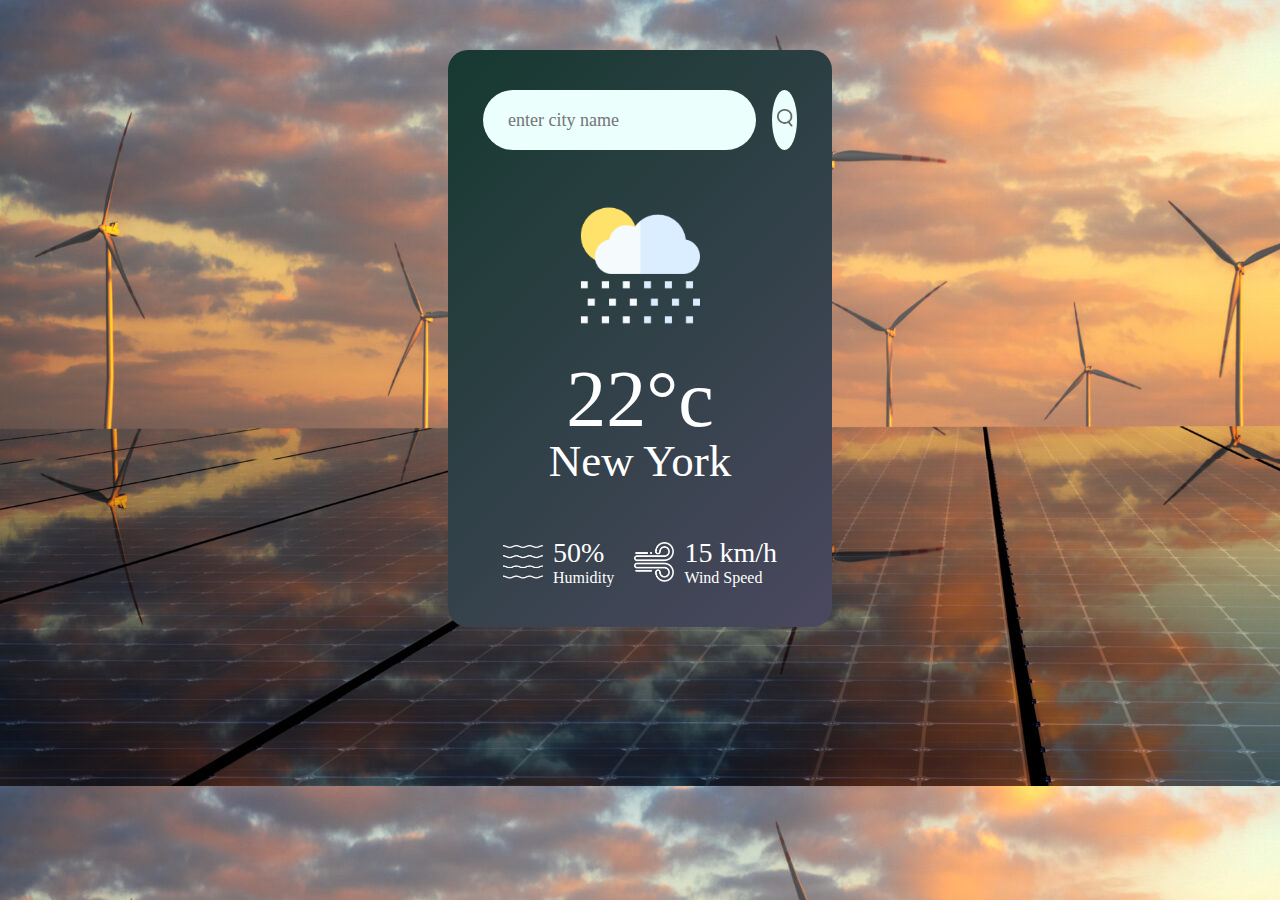
<file: index.html>
<!DOCTYPE html>
<html lang="en">
<head>
    <meta charset="UTF-8">
    <meta name="viewport" content="width=device-width, initial-scale=1.0">
    <title>Weather App</title>
    <link rel="stylesheet" href="style.css">
</head>
<body>
   <div class="card">
    <div class="search">
        <input type="text" placeholder="enter city name" spellcheck="false">
        <button><img src="images/search.png" alt=""></button>
    </div>
    <div class="weather">
        <img src="images/rain.png" class="weather-icon">
        <h1 class="temp">22°c</h1>
        <h2 class="city">New York</h2>
        <div class="details">
            <div class="col">
                <img src="images/humidity.png" alt="">
                <div>
                    <p class="humidity">50%</p>
                    <p>Humidity</p>
                </div>
            </div>
            <div class="col">
                <img src="images/wind.png" alt="">
                <div>
                    <p class="wind">15 km/h</p>
                    <p>Wind Speed</p>
                </div>
            </div>
        </div>
    </div>
   </div> 
   <script>
    const apiKey = "6bcf6c9630948de1fc78a46cd3afc611";
    const apiUrl = "https://api.openweathermap.org/data/2.5/weather?units=metric&q=";

    const searchBox = document.querySelector(".search input");
    const searchBtn = document.querySelector(".search button");
    const weatherIcon = document.querySelector(".weather-icon");
    const cityElement = document.querySelector(".city");
    const tempElement = document.querySelector(".temp");
    const humidityElement = document.querySelector(".humidity");
    const windElement = document.querySelector(".wind");

    async function checkWeather(city) {
    const response = await fetch(apiUrl + city + `&appid=${apiKey}`);
    var data = await response.json();
    console.log(data);

    cityElement.innerHTML = data.name;
    tempElement.innerHTML = Math.round(data.main.temp) + "°c";  // Corrected property name
    humidityElement.innerHTML = data.main.humidity + "%";
    windElement.innerHTML = data.wind.speed + "km/h";

    if (data.weather[0].main == "Clouds") {
        weatherIcon.src = "images/clouds.png";
    } else if (data.weather[0].main == "Clear") {
        weatherIcon.src = "images/clear.png";
    } else if (data.weather[0].main == "Rain") {
        weatherIcon.src = "images/rain.png";
    } else if (data.weather[0].main == "Drizzle") {
        weatherIcon.src = "images/drizzle.png";
    } else if (data.weather[0].main == "Mist") {
        weatherIcon.src = "images/mist.png";
    }

    document.querySelector(".weather").style.display = "block";
}

    searchBtn.addEventListener("click", () => {
        checkWeather(searchBox.value);
    });
</script>
   
</body>
</html>
</file>
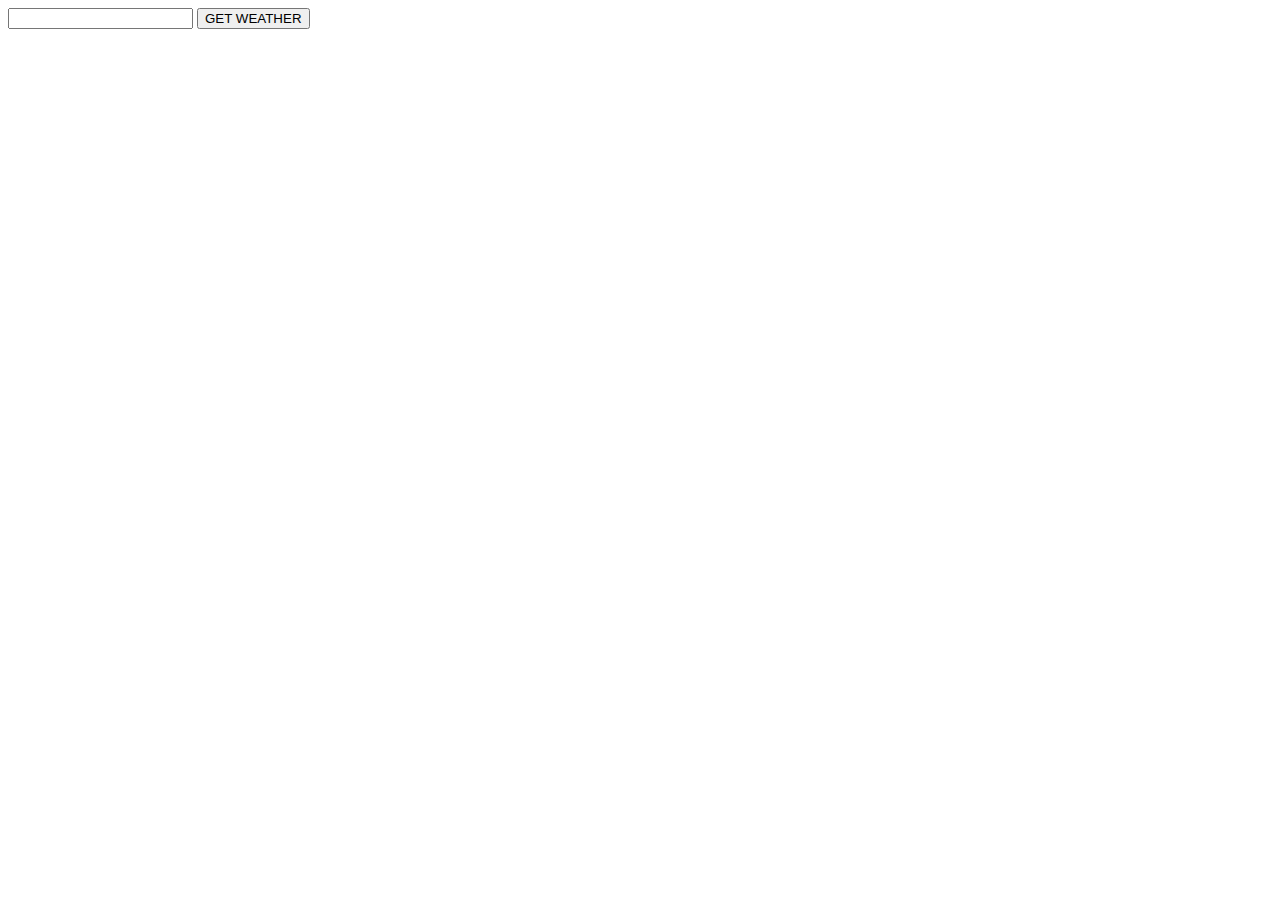
<file: api.html>
<!doctype html>
<html lang="en">
  <head>
    <!-- Required meta tags -->
    <meta charset="utf-8">
    <meta name="viewport" content="width=device-width, initial-scale=1">

    <!-- Bootstrap CSS -->
    <link href="https://cdn.jsdelivr.net/npm/bootstrap@5.0.2/dist/css/bootstrap.min.css" rel="stylesheet" integrity="sha384-EVSTQN3/azprG1Anm3QDgpJLIm9Nao0Yz1ztcQTwFspd3yD65VohhpuuCOmLASjC" crossorigin="anonymous">

    <title>Hello, world!</title>
  </head>
  <body>
    <div class="container">
        <div class="row">
            <div class="col-4">
                <input type="text" id="cityName" class="form-control my-2">
                <button id="getweather" class="btn btn-danger">GET WEATHER</button>
            </div>
            <div class="col-2"></div>
            <div class="col-6">
                <h4 id="outPut"></h4>
                <h4 id="ouTPut"></h4>
            </div>
        </div>
      </div>
    

    <!-- Optional JavaScript; choose one of the two! -->

    <!-- Option 1: Bootstrap Bundle with Popper -->
    <script src="https://cdn.jsdelivr.net/npm/bootstrap@5.0.2/dist/js/bootstrap.bundle.min.js" integrity="sha384-MrcW6ZMFYlzcLA8Nl+NtUVF0sA7MsXsP1UyJoMp4YLEuNSfAP+JcXn/tWtIaxVXM" crossorigin="anonymous"></script>

    <!-- Option 2: Separate Popper and Bootstrap JS -->
    <script src="https://cdn.jsdelivr.net/npm/@popperjs/core@2.9.2/dist/umd/popper.min.js" integrity="sha384-IQsoLXl5PILFhosVNubq5LC7Qb9DXgDA9i+tQ8Zj3iwWAwPtgFTxbJ8NT4GN1R8p" crossorigin="anonymous"></script>
    <script src="https://cdn.jsdelivr.net/npm/bootstrap@5.0.2/dist/js/bootstrap.min.js" integrity="sha384-cVKIPhGWiC2Al4u+LWgxfKTRIcfu0JTxR+EQDz/bgldoEyl4H0zUF0QKbrJ0EcQF" crossorigin="anonymous"></script>
    <script src="https://ajax.googleapis.com/ajax/libs/jquery/3.7.1/jquery.min.js"></script>
    <script>
     $("#getweather").click(a => {
      $.get(`https://api.openweathermap.org/data/2.5/weather?q=${$("#cityName").val()}&appid=6bcf6c9630948de1fc78a46cd3afc611`, function (data, status) {
      //console.log(data);
      console.log(data.weather[0].icon);
      //console.log(data.weather[0].main);
      //console.log(data);
      $("#outPut").html(data.weather[0].description);
      $("#outPut").html(status);
      $("#outPut").html();
    });
    });

    </script>
  </body>
</html>
</file>
<file: style.css>
*{
    margin: 0;
    padding: -0;
    font-family: Georgia, 'Times New Roman', Times, serif;
    box-sizing: border-box;
    
}
body{
    background-image: url(/images/bg.jpeg) ;
}
.card{
    /* width: 90%;
    max-width: 470px;
    background: linear-gradient(135deg,#00feba,#5b548a);
    color:#fff;
    margin: 100px auto 0;
    border-radius: 20px;
    padding: 40px 35px;
    text-align: center; */

    width: 90%;
    max-width: 470px;
    background: linear-gradient(135deg, #163930, #4b485f);
    color: #fff;
    margin: 50px auto 0; /* Adjusted margin */
    border-radius: 20px;
    padding: 40px 35px;
    text-align: center;
    max-width: 30%; /* Added max-width constraint */

}
.search{
    width: 100%;
    display: flex;
    align-items: center;
    justify-content: space-between;
}
.search input{
    border: 0;
    outline: 0;
    background: #ebfffc;
    color: #555;
    padding: 10px 25px;
    height:60px;
    border-radius: 30px;
    flex: 1;
    margin-right:16px;
    font-size: 18px;
}
.search button{
    border: 0;
    outline: 0;
    background: #ebfffc;
    border-radius: 50%;
    width: 60px;
    height:60px;
    cursor:pointer;
}
 .search button img{
    width: 16px;
 }
 .weather-icon{
    width: 170px;
    margin-top:30px;
 }
 .weather h1{
    font-size: 80px;
    font-weight: 500;
 }
 .weather h2{
    font-size: 45px;
    font-weight: 400;
    margin-top: -10px;
 }
 .details{
    display: flex;
    align-items: center;
    justify-content: space-between;
    padding:0 20px;
    margin-top: 50px;
 }
 .col{
    display: flex ;
    align-items: center ;
    text-align: left;
 }
 .col img{
    width: 40px;
    margin-right: 10px;
 }
 .humidity, .wind{
    font-size: 28px;
    margin-top: -6 px;
 }
</file>
